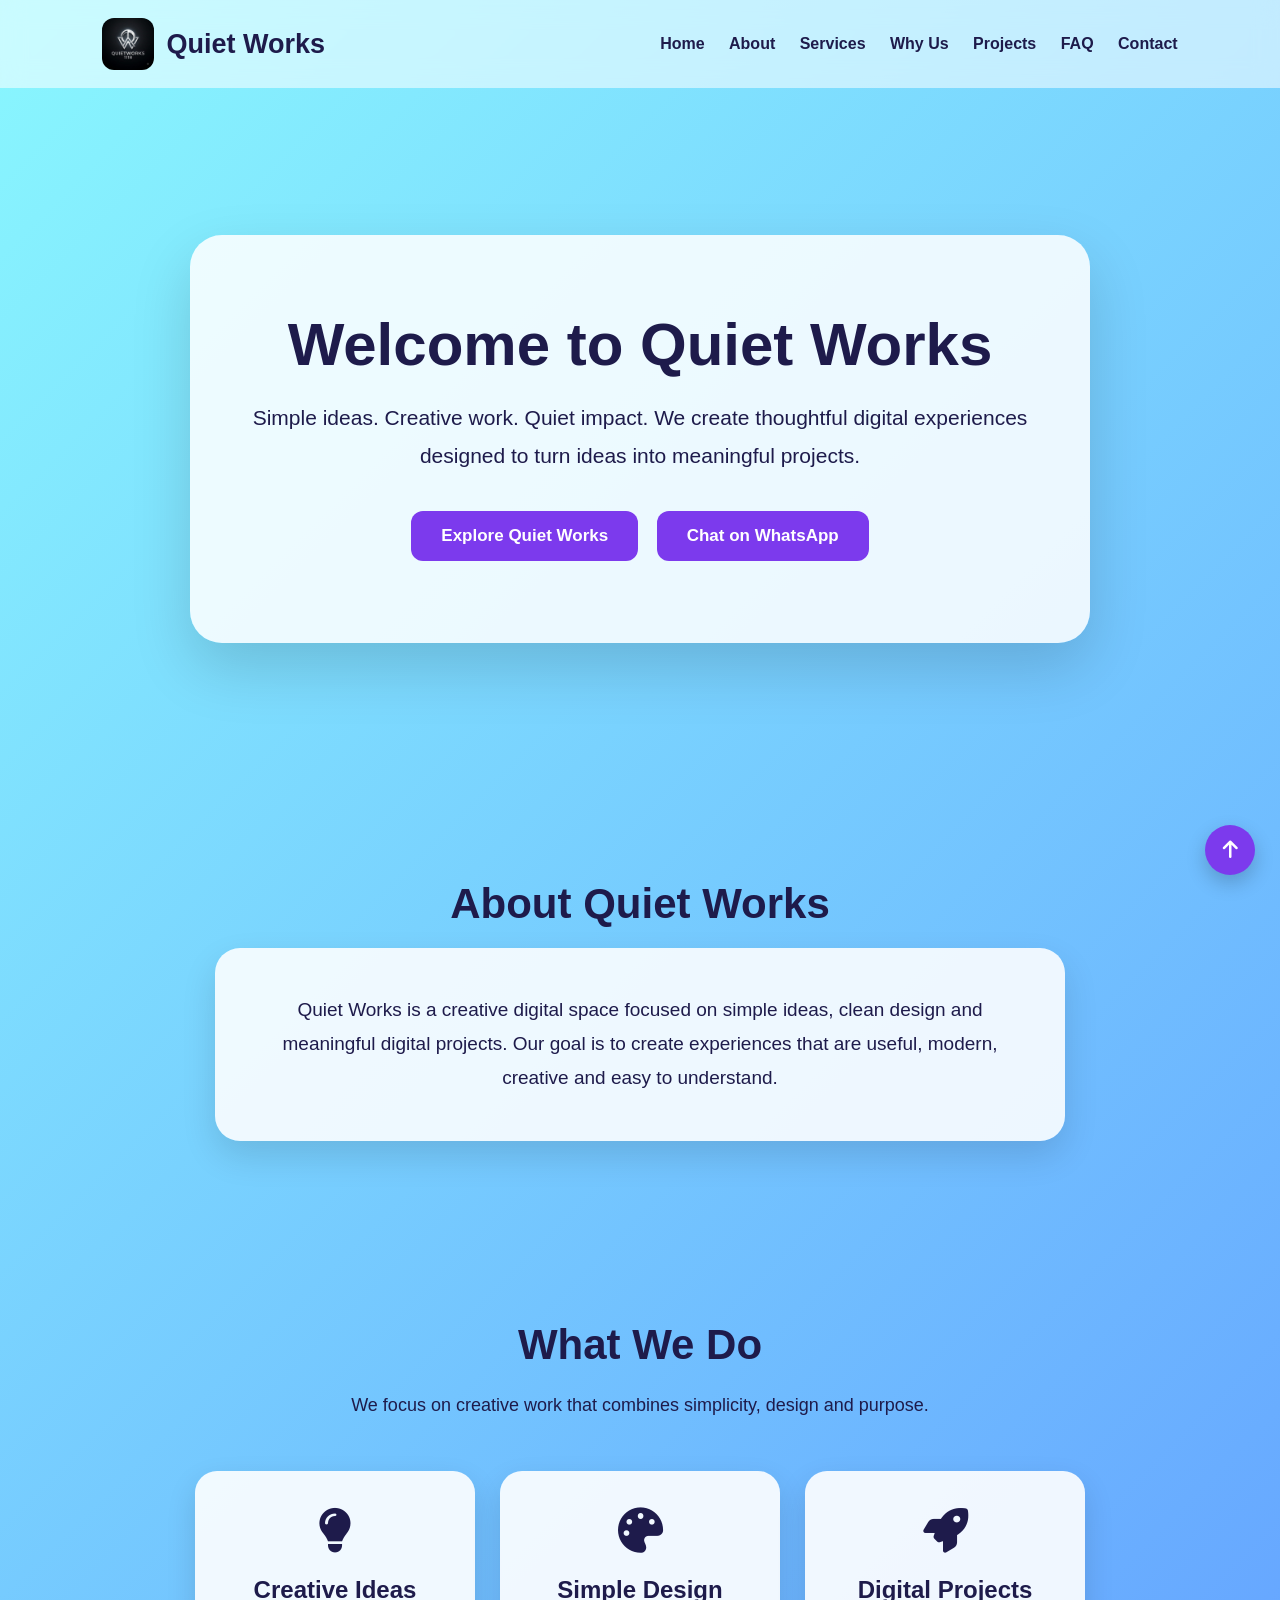
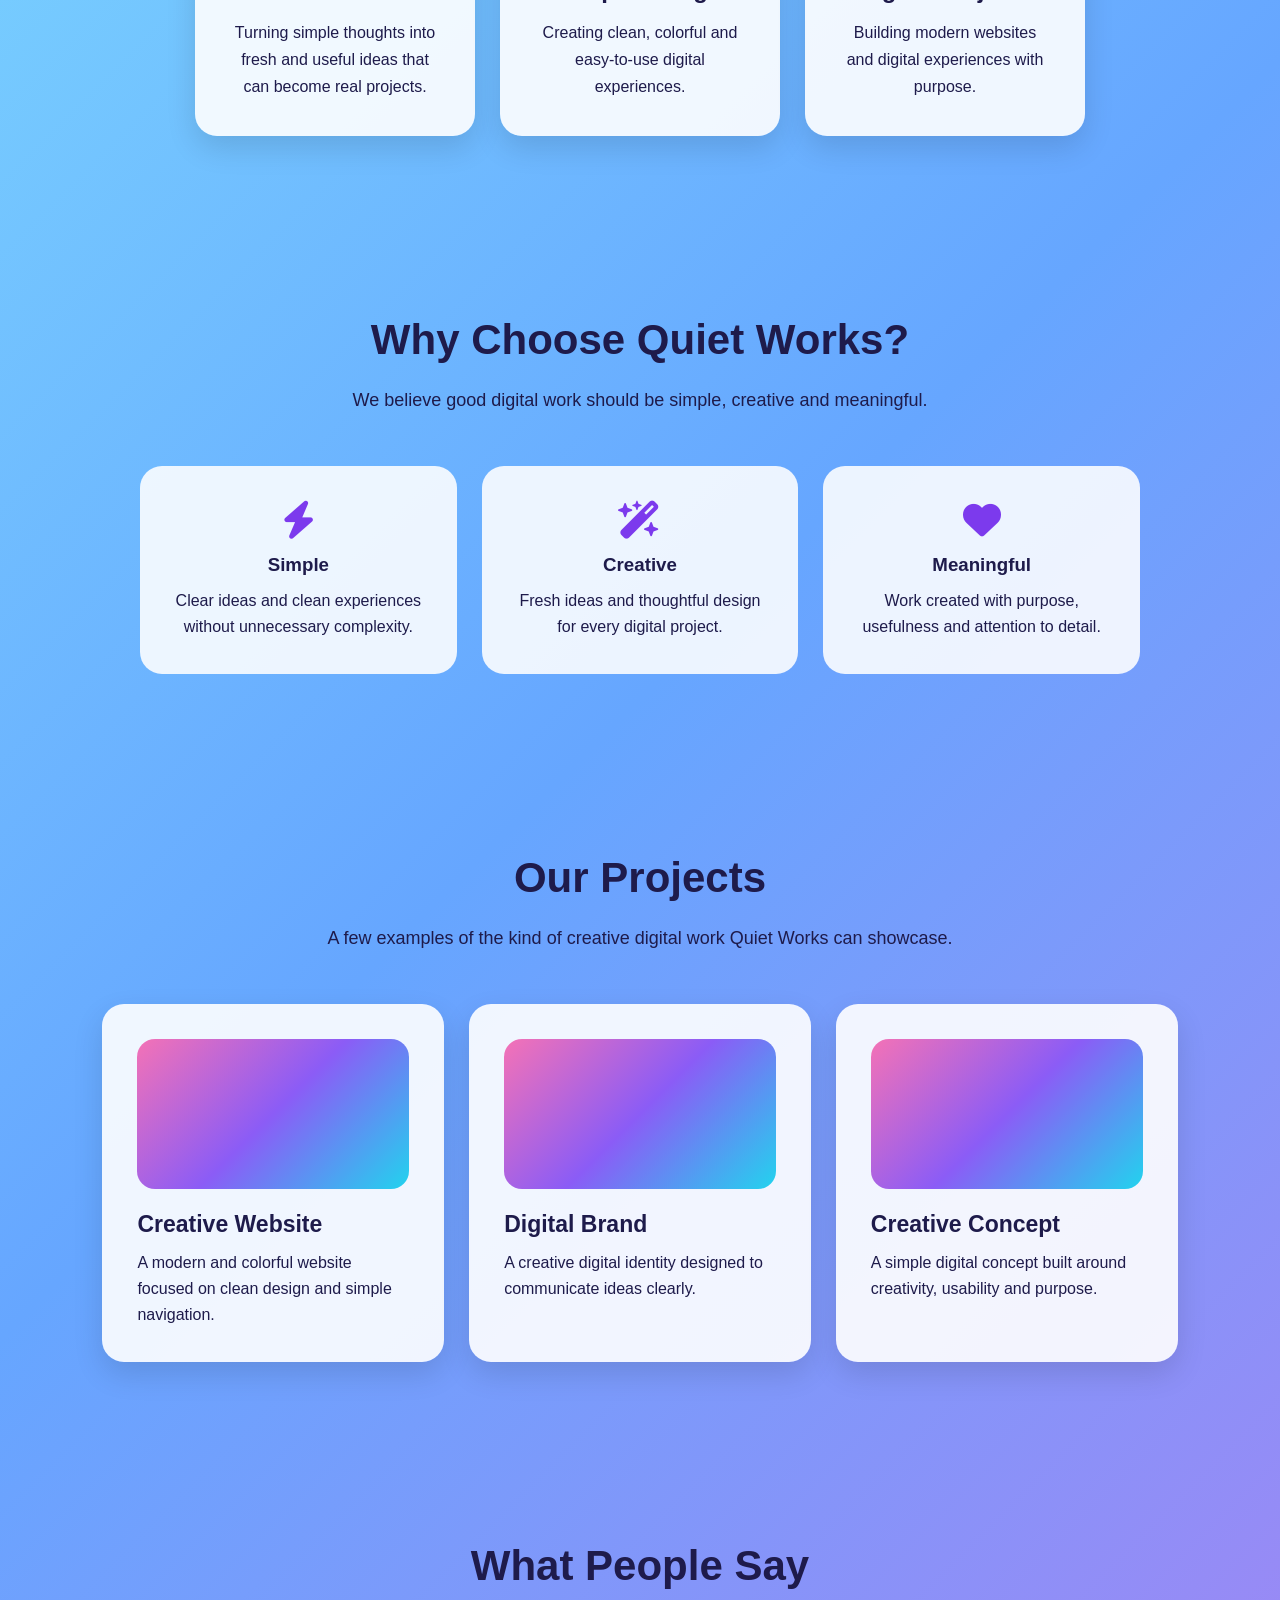
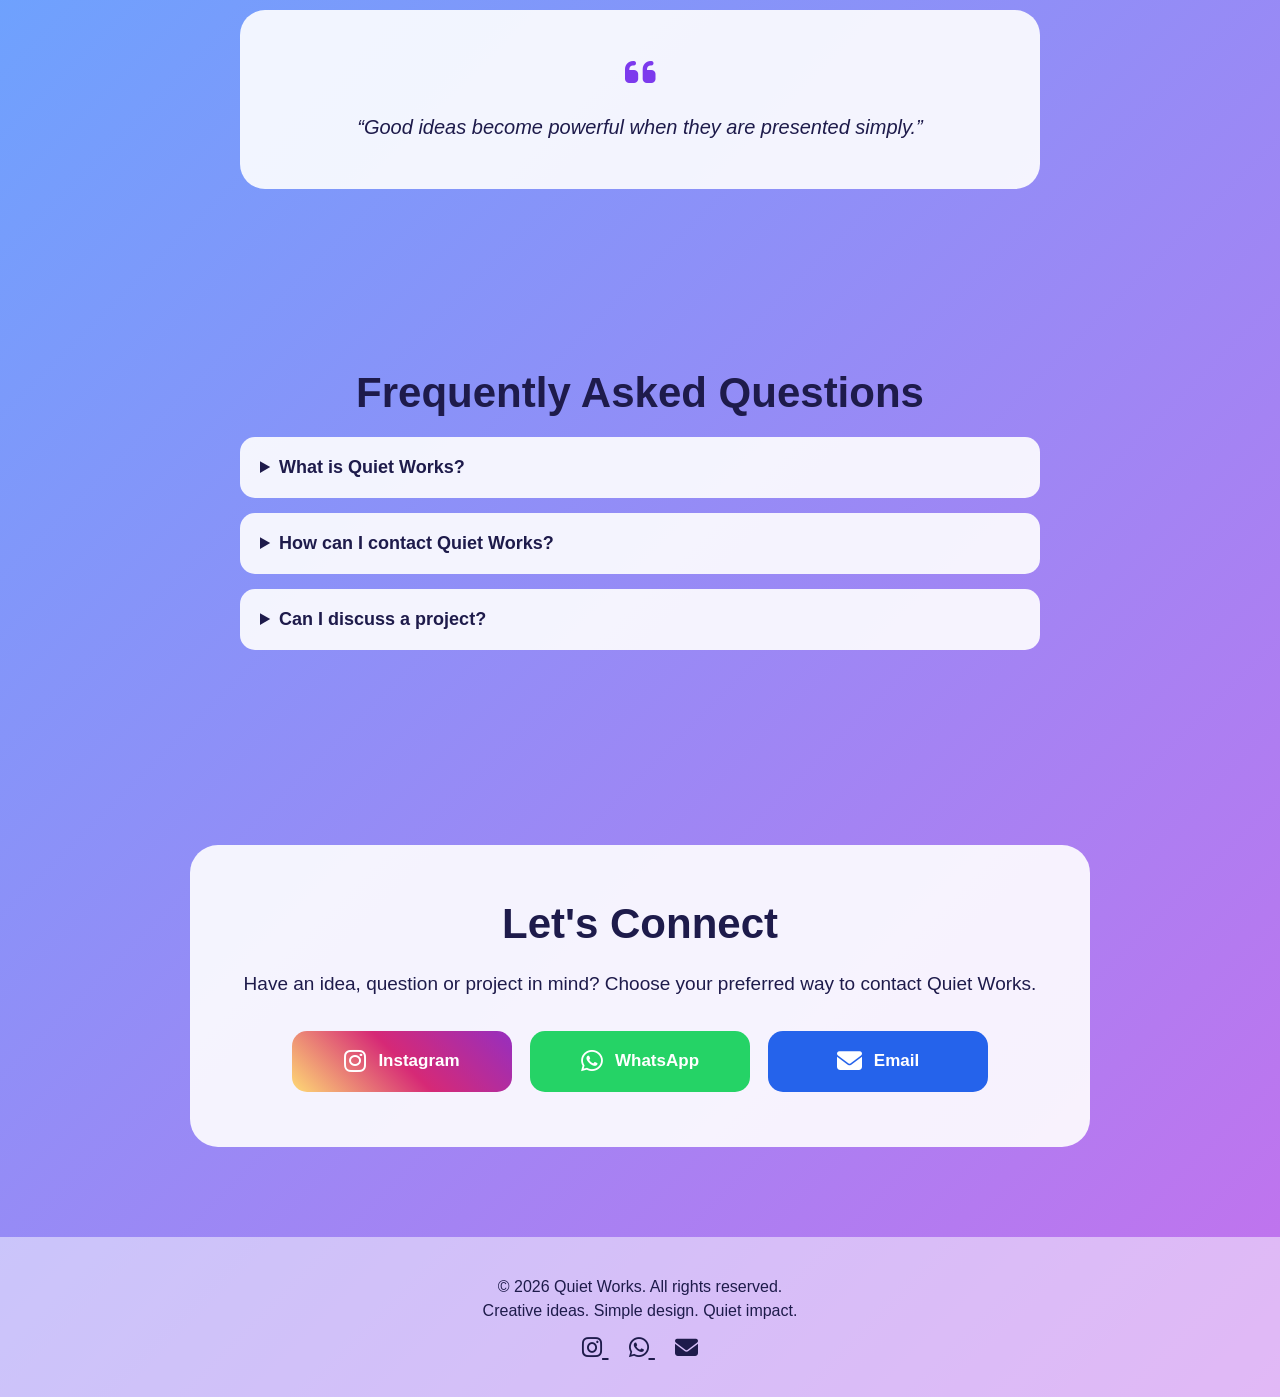
<file: index.html>
<!DOCTYPE html>
<html lang="en">

<head>
    <meta charset="UTF-8">

    <meta name="viewport" content="width=device-width, initial-scale=1.0">

    <meta name="description"
          content="Quiet Works - Creative ideas, simple design and meaningful digital projects.">

    <meta name="keywords"
          content="Quiet Works, creative design, digital projects, website design">

    <meta name="author"
          content="Quiet Works">

    <title>Quiet Works | Creative Digital Work</title>

    <!-- Professional Icons -->
    <link rel="stylesheet"
          href="https://cdnjs.cloudflare.com/ajax/libs/font-awesome/6.5.2/css/all.min.css">

    <style>

        * {
            margin: 0;
            padding: 0;
            box-sizing: border-box;
        }

        html {
            scroll-behavior: smooth;
        }

        body {
            font-family: Arial, sans-serif;
            background: linear-gradient(
                135deg,
                #89f7fe,
                #66a6ff,
                #c471ed
            );
            color: #1e1b4b;
            min-height: 100vh;
        }

        /* HEADER */

        header {
            padding: 18px 8%;
            display: flex;
            justify-content: space-between;
            align-items: center;

            background: rgba(255, 255, 255, 0.55);

            position: sticky;
            top: 0;

            z-index: 1000;

            backdrop-filter: blur(12px);
        }

        .logo {
            display: flex;
            align-items: center;
            gap: 12px;

            font-size: 27px;
            font-weight: bold;
        }

        .logo img {
            width: 52px;
            height: 52px;

            object-fit: contain;

            border-radius: 12px;
        }

        nav a {
            color: #1e1b4b;
            text-decoration: none;

            margin-left: 20px;

            font-weight: bold;

            transition: 0.3s;
        }

        nav a:hover {
            color: #ec4899;
        }


        /* HERO */

        .hero {
            min-height: 78vh;

            display: flex;
            justify-content: center;
            align-items: center;

            text-align: center;

            padding: 80px 20px;
        }

        .hero-content {
            max-width: 900px;

            background: rgba(255, 255, 255, 0.86);

            padding: 75px 45px;

            border-radius: 32px;

            box-shadow:
                0 25px 60px rgba(0, 0, 0, 0.15);

            animation: fadeUp 1s ease;
        }

        .hero h1 {
            font-size: 60px;

            margin-bottom: 20px;
        }

        .hero p {
            font-size: 21px;

            line-height: 1.8;

            margin-bottom: 30px;
        }

        .button {
            display: inline-block;

            padding: 15px 30px;

            margin: 7px;

            background: #7c3aed;

            color: white;

            text-decoration: none;

            border-radius: 12px;

            font-size: 17px;

            font-weight: bold;

            transition: 0.3s;
        }

        .button:hover {
            background: #ec4899;

            transform: translateY(-4px);
        }


        /* GENERAL SECTIONS */

        .section {
            padding: 90px 8%;

            text-align: center;
        }

        .section h2 {
            font-size: 42px;

            margin-bottom: 20px;
        }

        .section-intro {
            max-width: 750px;

            margin: 0 auto 50px;

            font-size: 18px;

            line-height: 1.8;
        }


        /* ABOUT */

        .about-box {
            max-width: 850px;

            margin: auto;

            background: rgba(255, 255, 255, 0.88);

            padding: 45px;

            border-radius: 25px;

            box-shadow:
                0 15px 35px rgba(0, 0, 0, 0.12);
        }

        .about-box p {
            font-size: 19px;

            line-height: 1.8;
        }


        /* SERVICES */

        .cards {
            display: flex;

            justify-content: center;

            gap: 25px;

            flex-wrap: wrap;
        }

        .card {
            background: rgba(255, 255, 255, 0.9);

            width: 280px;

            padding: 35px;

            border-radius: 22px;

            box-shadow:
                0 12px 30px rgba(0, 0, 0, 0.12);

            transition: 0.3s;
        }

        .card:hover {
            transform: translateY(-10px);
        }

        .card-icon {
            font-size: 45px;

            margin-bottom: 18px;
        }

        .card h3 {
            font-size: 24px;

            margin-bottom: 15px;
        }

        .card p {
            line-height: 1.7;
        }


        /* WHY CHOOSE */

        .why-grid {
            max-width: 1000px;

            margin: auto;

            display: grid;

            grid-template-columns:
                repeat(3, 1fr);

            gap: 25px;
        }

        .why-box {
            background: rgba(255, 255, 255, 0.88);

            padding: 35px;

            border-radius: 22px;

            transition: 0.3s;
        }

        .why-box:hover {
            transform: scale(1.03);
        }

        .why-box i {
            font-size: 38px;

            margin-bottom: 15px;

            color: #7c3aed;
        }

        .why-box h3 {
            margin-bottom: 12px;
        }

        .why-box p {
            line-height: 1.6;
        }


        /* PORTFOLIO */

        .portfolio-grid {
            display: grid;

            grid-template-columns:
                repeat(3, 1fr);

            gap: 25px;

            max-width: 1100px;

            margin: auto;
        }

        .project {
            background: rgba(255, 255, 255, 0.9);

            border-radius: 22px;

            padding: 35px;

            text-align: left;

            box-shadow:
                0 12px 30px rgba(0, 0, 0, 0.12);

            transition: 0.3s;
        }

        .project:hover {
            transform: translateY(-8px);
        }

        .project-image {
            height: 150px;

            border-radius: 18px;

            margin-bottom: 22px;

            background:
                linear-gradient(
                    135deg,
                    #f472b6,
                    #8b5cf6,
                    #22d3ee
                );
        }

        .project h3 {
            font-size: 23px;

            margin-bottom: 12px;
        }

        .project p {
            line-height: 1.6;
        }


        /* TESTIMONIALS */

        .testimonial {
            max-width: 800px;

            margin: auto;

            background: rgba(255, 255, 255, 0.9);

            padding: 45px;

            border-radius: 25px;
        }

        .testimonial i {
            font-size: 35px;

            color: #7c3aed;

            margin-bottom: 20px;
        }

        .testimonial p {
            font-size: 20px;

            line-height: 1.7;

            font-style: italic;
        }


        /* FAQ */

        .faq {
            max-width: 800px;

            margin: auto;

            text-align: left;
        }

        details {
            background: rgba(255, 255, 255, 0.9);

            margin-bottom: 15px;

            padding: 20px;

            border-radius: 15px;

            cursor: pointer;
        }

        summary {
            font-weight: bold;

            font-size: 18px;
        }

        details p {
            margin-top: 15px;

            line-height: 1.7;
        }


        /* CONTACT */

        .contact-box {
            max-width: 900px;

            margin: auto;

            background: rgba(255, 255, 255, 0.9);

            padding: 55px 35px;

            border-radius: 28px;
        }

        .contact-box p {
            font-size: 19px;

            line-height: 1.7;

            margin-bottom: 30px;
        }

        .contact-links {
            display: flex;

            justify-content: center;

            gap: 18px;

            flex-wrap: wrap;
        }

        .contact-link {
            min-width: 220px;

            padding: 18px 22px;

            border-radius: 15px;

            text-decoration: none;

            color: white;

            display: flex;

            align-items: center;

            justify-content: center;

            gap: 12px;

            font-size: 17px;

            font-weight: bold;

            transition: 0.3s;
        }

        .contact-link i {
            font-size: 25px;
        }

        .instagram {
            background:
                linear-gradient(
                    45deg,
                    #feda75,
                    #d62976,
                    #962fbf
                );
        }

        .whatsapp {
            background: #25D366;
        }

        .email {
            background: #2563eb;
        }

        .contact-link:hover {
            transform: translateY(-5px);

            box-shadow:
                0 10px 25px rgba(0, 0, 0, 0.2);
        }


        /* BACK TO TOP */

        .top-button {
            position: fixed;

            right: 25px;

            bottom: 25px;

            width: 50px;

            height: 50px;

            border-radius: 50%;

            background: #7c3aed;

            color: white;

            display: flex;

            justify-content: center;

            align-items: center;

            text-decoration: none;

            font-size: 20px;

            box-shadow:
                0 8px 20px rgba(0, 0, 0, 0.2);

            transition: 0.3s;
        }

        .top-button:hover {
            background: #ec4899;

            transform: translateY(-4px);
        }


        /* FOOTER */

        footer {
            text-align: center;

            padding: 35px;

            background:
                rgba(255, 255, 255, 0.5);
        }

        footer p {
            margin: 6px;
        }

        .footer-social {
            margin-top: 15px;
        }

        .footer-social a {
            color: #1e1b4b;

            font-size: 23px;

            margin: 0 10px;

            transition: 0.3s;
        }

        .footer-social a:hover {
            color: #ec4899;
        }


        /* ANIMATION */

        @keyframes fadeUp {

            from {
                opacity: 0;

                transform:
                    translateY(30px);
            }

            to {
                opacity: 1;

                transform:
                    translateY(0);
            }
        }


        /* MOBILE */

        @media (max-width: 800px) {

            header {
                flex-direction: column;

                gap: 15px;
            }

            nav {
                text-align: center;
            }

            nav a {
                margin: 0 6px;

                font-size: 13px;
            }

            .hero h1 {
                font-size: 40px;
            }

            .hero-content {
                padding: 45px 25px;
            }

            .section h2 {
                font-size: 32px;
            }

            .why-grid,
            .portfolio-grid {
                grid-template-columns: 1fr;
            }

            .contact-link {
                width: 100%;
            }
        }

    </style>
</head>


<body>


    <!-- HEADER -->

    <header>

        <div class="logo">

            <img
                src="WhatsApp%20Image%202026-08-17%20at%204.41.46%20PM.jpeg"
                alt="Quiet Works Logo">

            <span>Quiet Works</span>

        </div>


        <nav>

            <a href="#home">Home</a>

            <a href="#about">About</a>

            <a href="#services">Services</a>

            <a href="#why">Why Us</a>

            <a href="#portfolio">Projects</a>

            <a href="#faq">FAQ</a>

            <a href="#contact">Contact</a>

        </nav>

    </header>


    <!-- HERO -->

    <section class="hero" id="home">

        <div class="hero-content">

            <h1>
                Welcome to Quiet Works
            </h1>

            <p>
                Simple ideas. Creative work. Quiet impact.
                We create thoughtful digital experiences
                designed to turn ideas into meaningful projects.
            </p>


            <a
                href="#services"
                class="button">

                Explore Quiet Works

            </a>


            <a
                href="https://wa.me/918082111525"
                class="button"
                target="_blank">

                Chat on WhatsApp

            </a>

        </div>

    </section>


    <!-- ABOUT -->

    <section
        class="section"
        id="about">

        <h2>
            About Quiet Works
        </h2>

        <div class="about-box">

            <p>

                Quiet Works is a creative digital space
                focused on simple ideas, clean design
                and meaningful digital projects.

                Our goal is to create experiences that are
                useful, modern, creative and easy to understand.

            </p>

        </div>

    </section>


    <!-- SERVICES -->

    <section
        class="section"
        id="services">

        <h2>
            What We Do
        </h2>

        <p class="section-intro">

            We focus on creative work that combines
            simplicity, design and purpose.

        </p>


        <div class="cards">


            <div class="card">

                <div class="card-icon">
                    <i class="fa-solid fa-lightbulb"></i>
                </div>

                <h3>
                    Creative Ideas
                </h3>

                <p>

                    Turning simple thoughts into fresh
                    and useful ideas that can become
                    real projects.

                </p>

            </div>


            <div class="card">

                <div class="card-icon">
                    <i class="fa-solid fa-palette"></i>
                </div>

                <h3>
                    Simple Design
                </h3>

                <p>

                    Creating clean, colorful and
                    easy-to-use digital experiences.

                </p>

            </div>


            <div class="card">

                <div class="card-icon">
                    <i class="fa-solid fa-rocket"></i>
                </div>

                <h3>
                    Digital Projects
                </h3>

                <p>

                    Building modern websites and
                    digital experiences with purpose.

                </p>

            </div>


        </div>

    </section>


    <!-- WHY CHOOSE US -->

    <section
        class="section"
        id="why">

        <h2>
            Why Choose Quiet Works?
        </h2>

        <p class="section-intro">

            We believe good digital work should
            be simple, creative and meaningful.

        </p>


        <div class="why-grid">


            <div class="why-box">

                <i class="fa-solid fa-bolt"></i>

                <h3>
                    Simple
                </h3>

                <p>

                    Clear ideas and clean experiences
                    without unnecessary complexity.

                </p>

            </div>


            <div class="why-box">

                <i class="fa-solid fa-wand-magic-sparkles"></i>

                <h3>
                    Creative
                </h3>

                <p>

                    Fresh ideas and thoughtful design
                    for every digital project.

                </p>

            </div>


            <div class="why-box">

                <i class="fa-solid fa-heart"></i>

                <h3>
                    Meaningful
                </h3>

                <p>

                    Work created with purpose,
                    usefulness and attention to detail.

                </p>

            </div>


        </div>

    </section>


    <!-- PORTFOLIO -->

    <section
        class="section"
        id="portfolio">

        <h2>
            Our Projects
        </h2>

        <p class="section-intro">

            A few examples of the kind of creative
            digital work Quiet Works can showcase.

        </p>


        <div class="portfolio-grid">


            <div class="project">

                <div class="project-image"></div>

                <h3>
                    Creative Website
                </h3>

                <p>

                    A modern and colorful website
                    focused on clean design and
                    simple navigation.

                </p>

            </div>


            <div class="project">

                <div class="project-image"></div>

                <h3>
                    Digital Brand
                </h3>

                <p>

                    A creative digital identity
                    designed to communicate
                    ideas clearly.

                </p>

            </div>


            <div class="project">

                <div class="project-image"></div>

                <h3>
                    Creative Concept
                </h3>

                <p>

                    A simple digital concept
                    built around creativity,
                    usability and purpose.

                </p>

            </div>


        </div>

    </section>


    <!-- TESTIMONIAL -->

    <section
        class="section">

        <h2>
            What People Say
        </h2>


        <div class="testimonial">

            <i class="fa-solid fa-quote-left"></i>

            <p>

                “Good ideas become powerful when
                they are presented simply.”

            </p>

        </div>

    </section>


    <!-- FAQ -->

    <section
        class="section"
        id="faq">

        <h2>
            Frequently Asked Questions
        </h2>


        <div class="faq">


            <details>

                <summary>
                    What is Quiet Works?
                </summary>

                <p>

                    Quiet Works is a creative digital
                    space focused on ideas, design
                    and meaningful projects.

                </p>

            </details>


            <details>

                <summary>
                    How can I contact Quiet Works?
                </summary>

                <p>

                    You can contact Quiet Works
                    through WhatsApp, Instagram
                    or email.

                </p>

            </details>


            <details>

                <summary>
                    Can I discuss a project?
                </summary>

                <p>

                    Yes. Contact us using any
                    of the options below to
                    discuss your idea or project.

                </p>

            </details>


        </div>

    </section>


    <!-- CONTACT -->

    <section
        class="section"
        id="contact">


        <div class="contact-box">

            <h2>
                Let's Connect
            </h2>

            <p>

                Have an idea, question or project
                in mind? Choose your preferred
                way to contact Quiet Works.

            </p>


            <div class="contact-links">


                <!-- INSTAGRAM -->

                <a
                    href="https://instagram.com/quietworks1118"
                    class="contact-link instagram"
                    target="_blank">

                    <i class="fa-brands fa-instagram"></i>

                    Instagram

                </a>


                <!-- WHATSAPP -->

                <a
                    href="https://wa.me/918082111525"
                    class="contact-link whatsapp"
                    target="_blank">

                    <i class="fa-brands fa-whatsapp"></i>

                    WhatsApp

                </a>


                <!-- EMAIL -->

                <a
                    href="mailto:bhatk7243@gmail.com"
                    class="contact-link email">

                    <i class="fa-solid fa-envelope"></i>

                    Email

                </a>


            </div>

        </div>

    </section>


    <!-- FOOTER -->

    <footer>

        <p>
            © 2026 Quiet Works.
            All rights reserved.
        </p>

        <p>
            Creative ideas. Simple design. Quiet impact.
        </p>


        <div class="footer-social">


            <a
                href="https://instagram.com/quietworks1118"
                target="_blank">

                <i class="fa-brands fa-instagram"></i>

            </a>


            <a
                href="https://wa.me/918082111525"
                target="_blank">

                <i class="fa-brands fa-whatsapp"></i>

            </a>


            <a
                href="mailto:bhatk7243@gmail.com">

                <i class="fa-solid fa-envelope"></i>

            </a>


        </div>

    </footer>


    <!-- BACK TO TOP -->

    <a
        href="#home"
        class="top-button"
        aria-label="Back to top">

        <i class="fa-solid fa-arrow-up"></i>

    </a>


</body>

</html>
</file>
